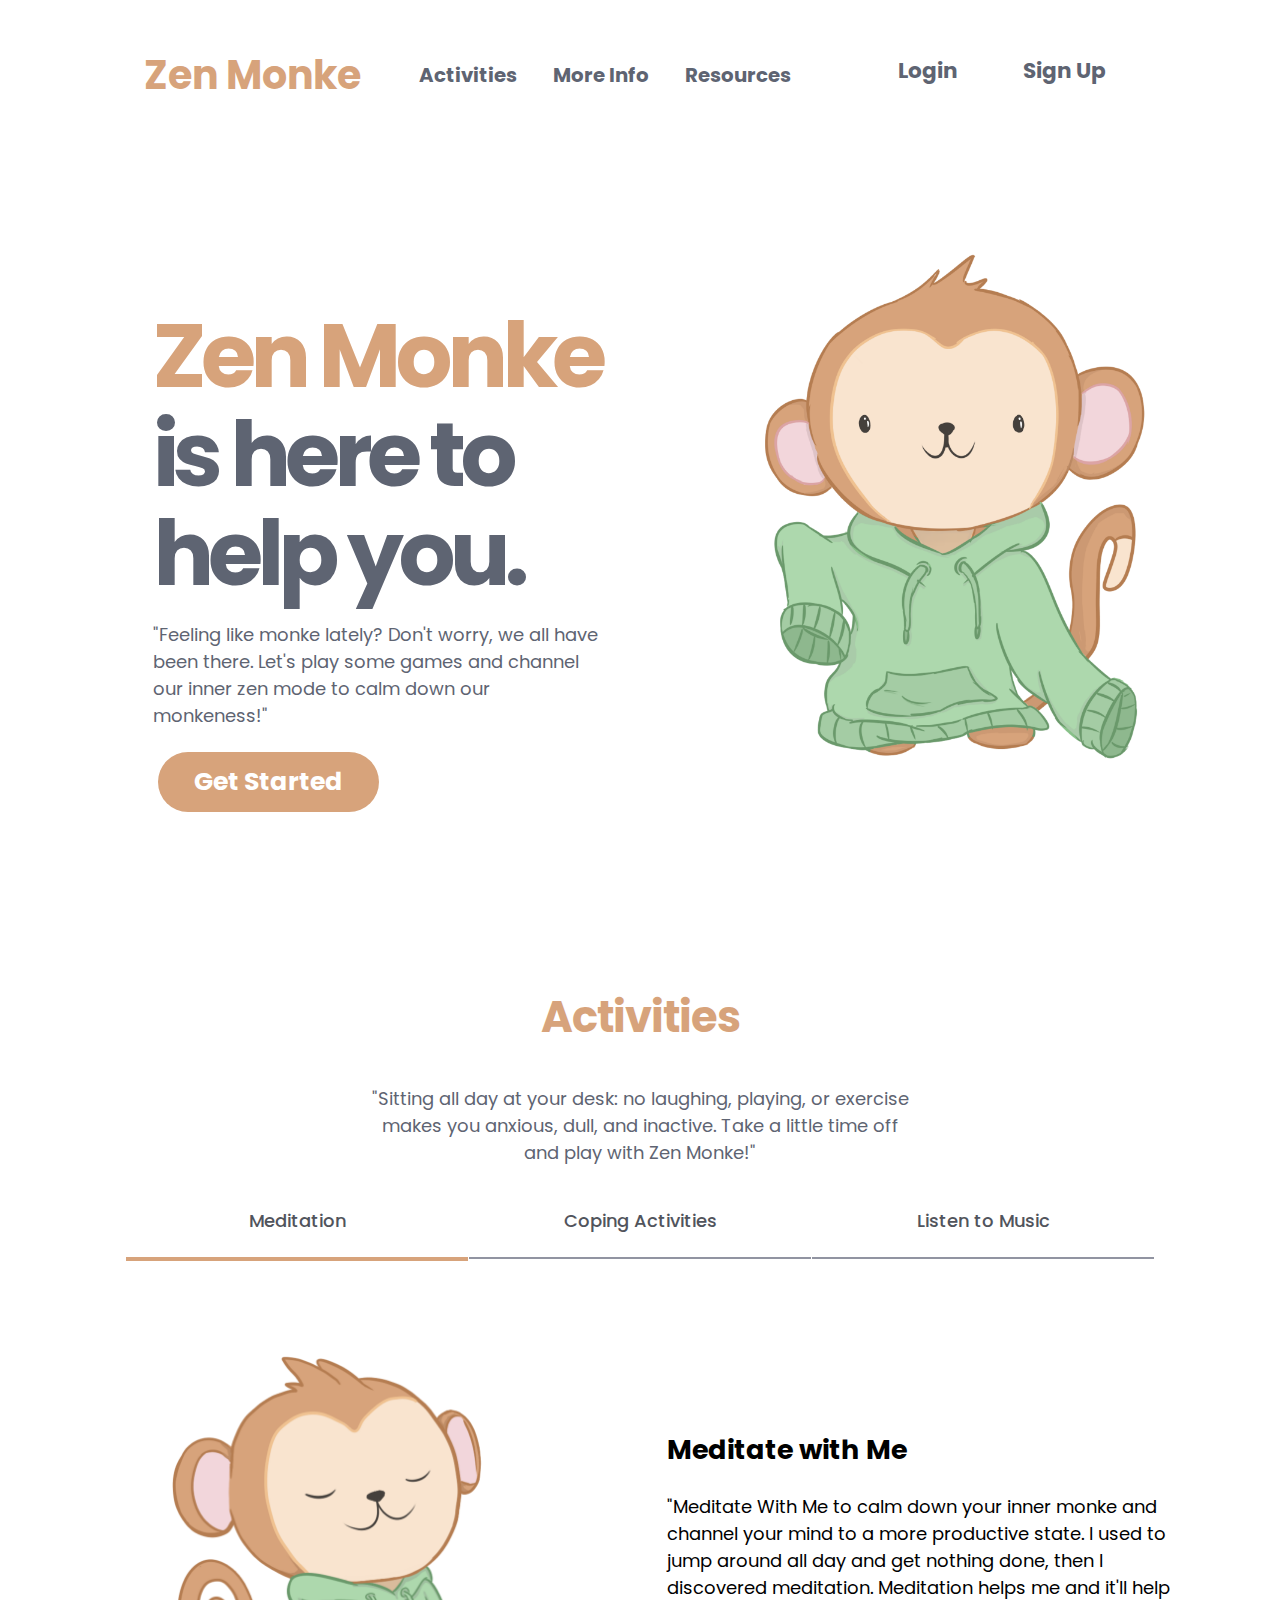
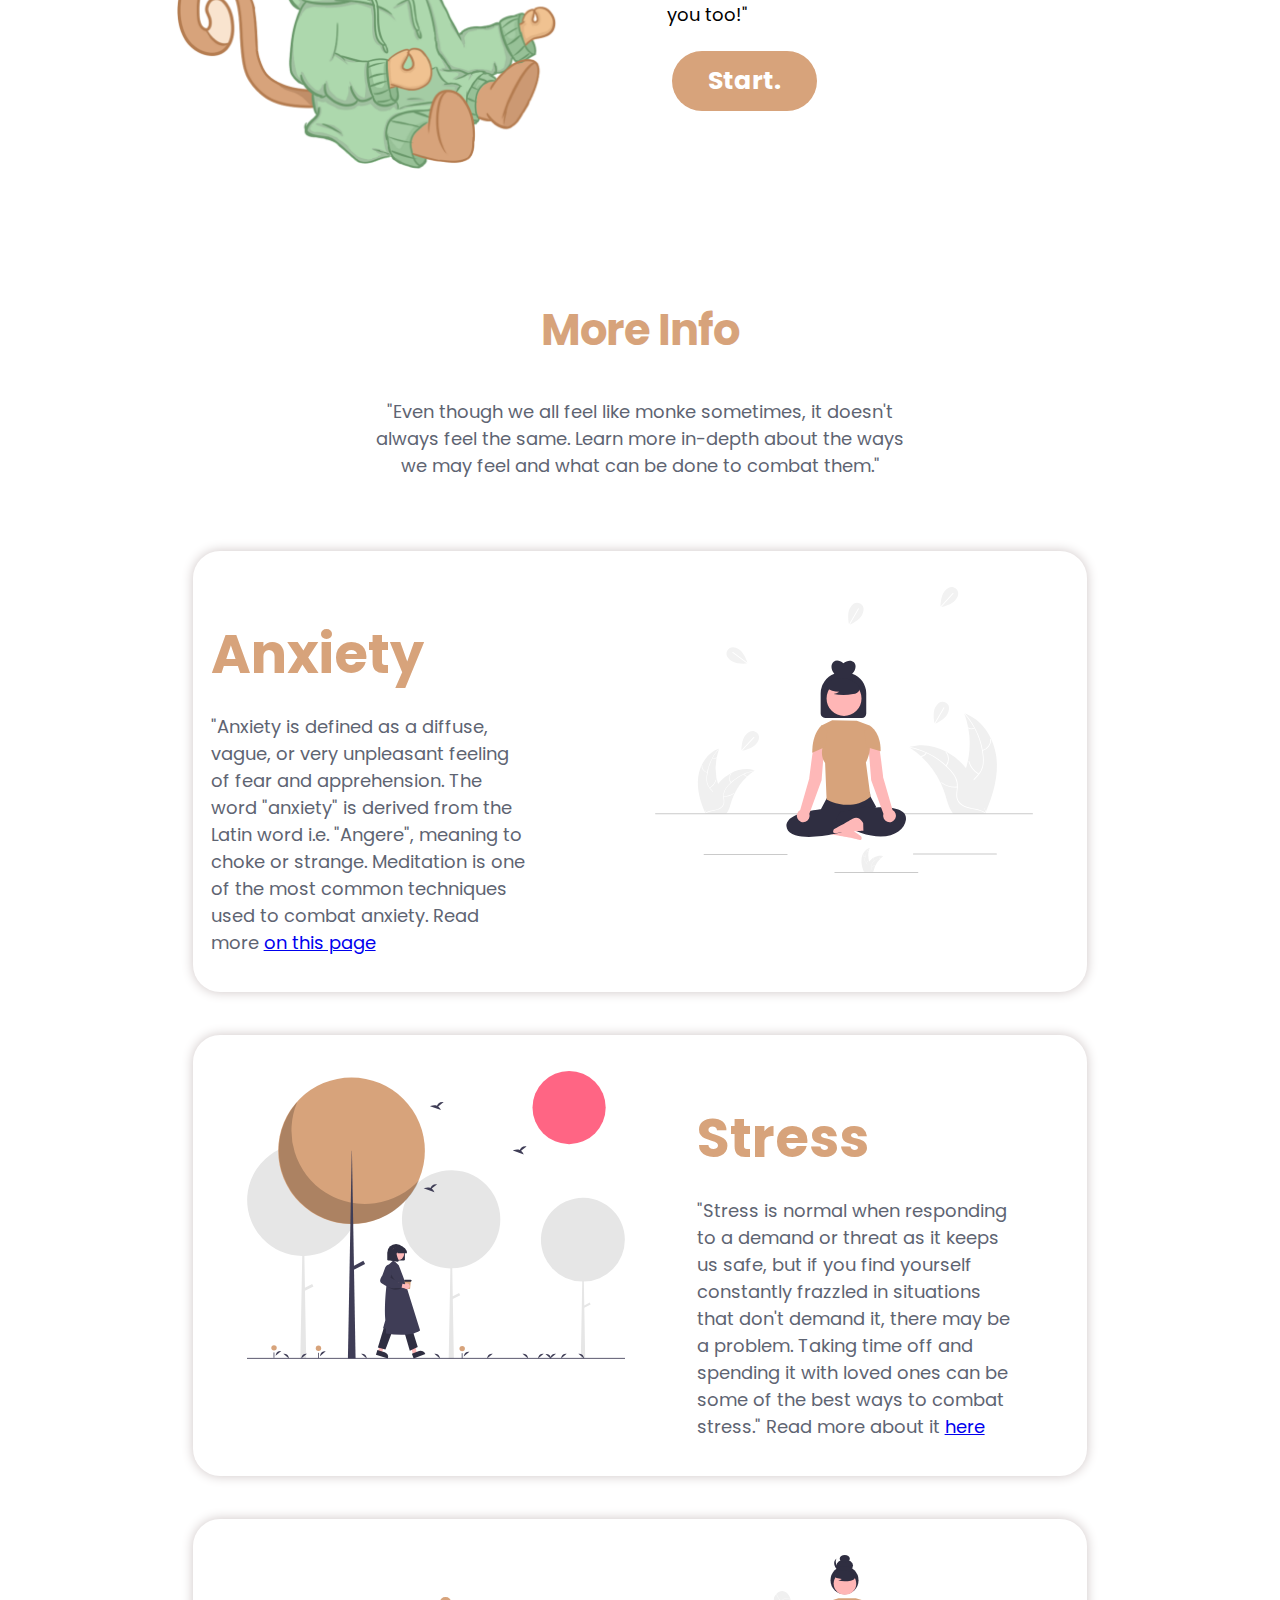
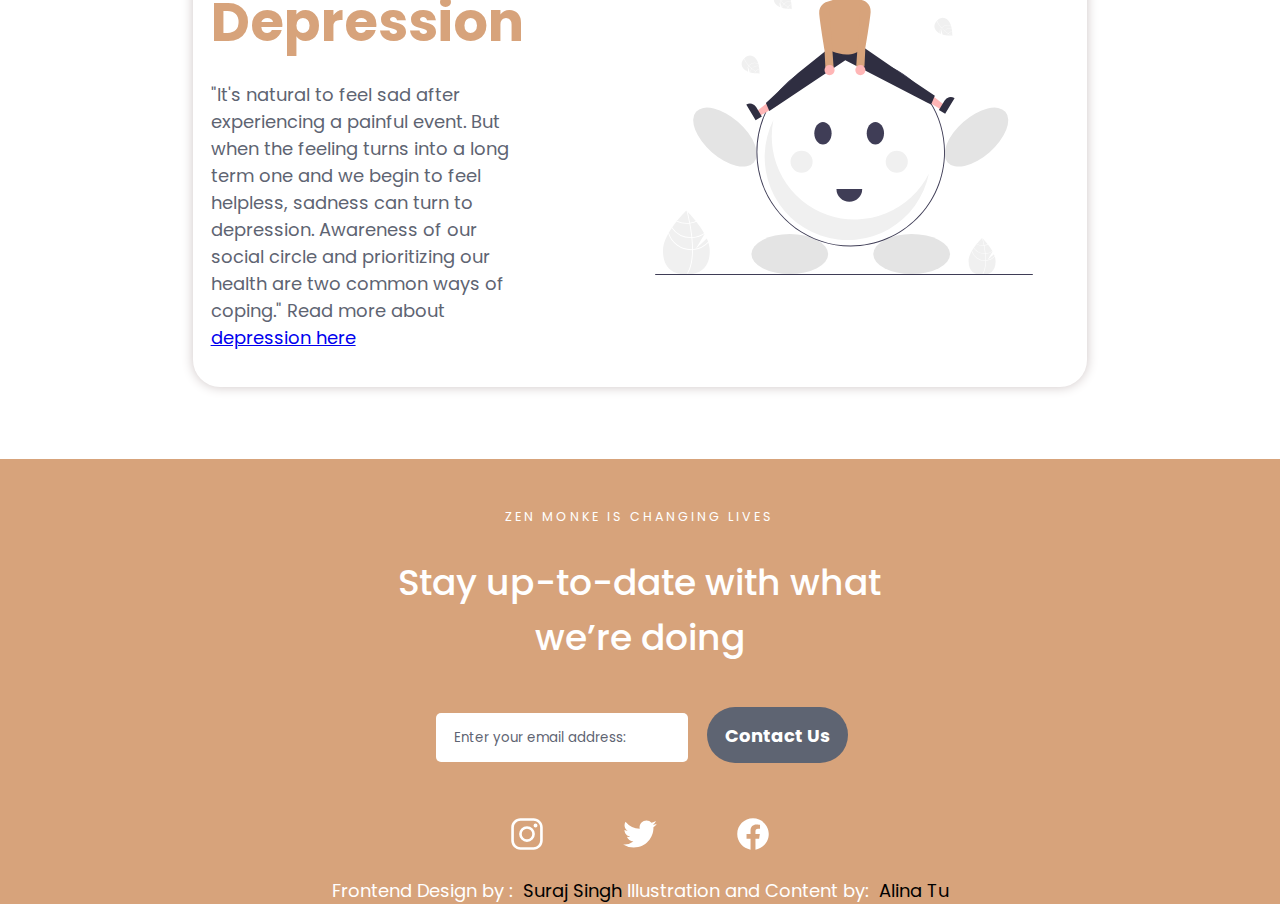
<file: index.html>
<!DOCTYPE html>
<html lang="en">

<head>
  <meta charset="UTF-8">
  <meta http-equiv="X-UA-Compatible" content="IE=edge">
  <meta name="viewport" content="width=device-width, initial-scale=1.0">
  <meta name="description" content="Feeling like monke lately? Don't worry, we all have been there. Let's play some games and channel our inner
    zen mode to calm down our monkeness!" />
  <title>Zen Monke | Feeling like monke lately? Don't worry, we all have been there.</title>
  <link rel="icon" type="image/png" sizes="32x32" href="/img/icon.png">

  <!-- Link the fonts -->
  <link rel="preconnect" href="https://fonts.googleapis.com">
  <link rel="preconnect" href="https://fonts.gstatic.com" crossorigin>
  <link
    href="https://fonts.googleapis.com/css2?family=Poppins:ital,wght@0,100;0,200;0,300;0,400;0,500;0,600;0,700;0,800;0,900;1,100;1,200;1,300;1,400;1,500;1,600;1,700;1,800;1,900&display=swap"
    rel="stylesheet">

  <!-- Link the CSS -->
  <link rel="stylesheet" href="/css/style.css">

</head>

<body>
  <nav class="navbar">
    <div class="logo">
      <h2>Zen Monke</h2>
    </div>
    <div class="hamburgerIcon" onclick="handler(this)">
      <p class="bar1"></p>
      <p class="bar2"></p>
      <p class="bar3"></p>
    </div>
    <ul class="navlist">
      <li class="listItem"><a href="#activitiesSection">Activities</a></li>
      <li class="listItem"><a href="#moreInfoSection">More Info</a></li>
      <li class="listItem"><a href="#contact">Resources</a></li>
    </ul>
    <div class="buttons">
      <button id="login" class="navbarButtons">Login</button>
      <button id="signUp" class="navbarButtons">Sign Up</button>
    </div>
  </nav>

  <header class="header">
    <article class="content">
      <h1><span class="colored">Zen Monke</span> is here to help you.</h1>
      <p>"Feeling like monke lately? Don't worry, we all have been there. Let's play some games and channel our inner
        zen mode to calm down our monkeness!"
      </p>
      <button class="getStarted">Get Started</button>
    </article>
    <div class="illustration">
      <img src="/img/mascot2.png" alt="Zen Monke Mascot">
    </div>
  </header>
  <main>
    <section class="sectionIntro" id="activitiesSection">
      <div class="sectionIntroContainer">
        <h2>Activities</h2>
        <p>"Sitting all day at your desk: no laughing, playing, or exercise makes you anxious, dull, and inactive. Take
          a little time off and play with Zen Monke!"
        </p>
      </div>
    </section>

    <div id="cards">
      <div class="toggleCards">
        <span class="cardsTag defaultSwitch" id="meditating" onclick="displayCards(this.id)">Meditation</span>
        <span class="cardsTag" id="playing" onclick="displayCards(this.id)">Coping Activities</span>
        <span class="cardsTag" id="music" onclick="displayCards(this.id)">Listen to Music</span>
      </div>
    </div>
    <section id="cardsContent">
      <div id="meditatingCard" class="card default">
        <div class="illustrationsTab">
          <img src="/img/mascotMeditate.png" alt="Zen Monke Meditating">
        </div>
        <div class="intro">
          <h2>Meditate with Me</h2>
          <p>"Meditate With Me to calm down your inner monke and channel your mind to a more
            productive state. I used to jump around all day and get nothing done, then I discovered meditation.
            Meditation helps me and it'll help you too!"
          </p>
          <div class="buttonsContainer">
            <button id="meditateWithMonke" class="getStarted"><a
                href="\activities\activity1\index.html">Start.</a></button>
          </div>
        </div>
      </div>
      <div id="playingCard" class="card">
        <div class="illustrationsTab">
          <img src="/img/mascotSleep.png" alt="Zen Monke Sleeping">
        </div>
        <div class="intro">
          <h2>Monke Sleeps a lot</h2>
          <p> I am a monke and I don't know about you but I am not an owl. So I eat a lot and sleep a lot.
            And that helps me cope with all the climbing and running all day long.
          </p>
          <div class="buttonsContainer">
            <button id="playWithMonke" class="getStarted"><a
                href="\activities\activity2\index.html">Perform.</a></button>
          </div>
        </div>
      </div>
      <div id="musicCard" class="card">
        <div class="illustrationsTab">
          <img src="/img/mascotMusic.png" alt="Zen Monke Enjoying Music">
        </div>
        <div class="intro">
          <h2>Listen to Music with me.</h2>
          <p>Music is good. And I also like to dance to good music, or maybe sometimes
            I like to just sit and listen to it while watching a bird on a tree, or thinking about
            banana trees.
          </p>
          <div class="buttonsContainer">
            <button id="musicWithMonke" class="getStarted"><a
                href="\activities\activity3\index.html">Listen.</a></button>
          </div>
        </div>
    </section>
    <section class="sectionIntro" id="moreInfoSection">
      <div class="sectionIntroContainer">
        <h2>More Info</h2>
        <p> "Even though we all feel like monke sometimes, it doesn't always feel the same. Learn more in-depth about
          the ways we may feel and what can be done to combat them."
        </p>
      </div>
    </section>
    <section class="content" id="middle">
      <div class="contentContainers">
        <div class="illustrations">
          <img src="img/meditation.svg" alt="A woman Meditating">
        </div>
        <div class="writing">
          <h2>Anxiety</h2>
          <p>
            "Anxiety is defined as a diffuse, vague, or very unpleasant feeling of fear and apprehension. The word
            "anxiety" is derived from the Latin word i.e. "Angere", meaning to choke or strange. Meditation is one of
            the most common techniques used to combat anxiety. Read more
            <a href="https://raahee.in/blog/anxiety-disorder-types-symptoms-and-treatment-ypjk7z" target="_blank">
              on this page</a>
          </p>
        </div>
      </div>
      <div class="contentContainers" id="rightAlign">
        <div class="illustrations">
          <img src="img/walkingOutside.svg" alt="A person walking in the park">
        </div>
        <div class="writing r">
          <h2>Stress</h2>
          <p>"Stress is normal when responding to a demand or threat as it keeps us safe, but if you find yourself
            constantly frazzled in situations that don't demand it, there may be a problem. Taking time off and spending
            it with loved ones can be some of the best ways to combat stress." Read more about it <a
              href="https://www.verywellmind.com/stress-and-health-3145086" target="_blank">here</a>
          </p>
        </div>
      </div>
      <div class="contentContainers">
        <div class="illustrations">
          <img src="img/joyRideLaughing.svg" alt=" A person Joyriding on a Toy">
        </div>
        <div class="writing">
          <h2>Depression</h2>
          <p>"It's natural to feel sad after experiencing a painful event. But when the feeling turns into a long term
            one and we begin to feel helpless, sadness can turn to depression. Awareness of our social circle and
            prioritizing our health are two common ways of coping." Read more about <a
              href="https://www.healthline.com/health/depression" target="_blank">depression here</a></p>
        </div>
      </div>
    </section>
    <section id="contact">
      <div class="contactContainer">
        <p>Zen Monke is changing lives
        <p>
        <h2>Stay up-to-date with what we’re doing</h2>
      </div>
      <div class="contactForm">
        <input type="email" name="email" id="emailId" placeholder="Enter your email address: ">
        <img src="/img/icon-error.svg" alt="Error!" id="errorImg">
        <button class="blackBtn" id="contactUs">Contact Us</button>
        <p id="errorMessage"><em>Whoops make sure its an email</em></p>
      </div>
    </section>
  </main>
  <footer>
    <div class="socialIcons">
      <svg xmlns='http://www.w3.org/2000/svg' class='ionicon' viewBox='0 0 512 512'>
        <title>Logo Instagram</title>
        <path
          d='M349.33 69.33a93.62 93.62 0 0193.34 93.34v186.66a93.62 93.62 0 01-93.34 93.34H162.67a93.62 93.62 0 01-93.34-93.34V162.67a93.62 93.62 0 0193.34-93.34h186.66m0-37.33H162.67C90.8 32 32 90.8 32 162.67v186.66C32 421.2 90.8 480 162.67 480h186.66C421.2 480 480 421.2 480 349.33V162.67C480 90.8 421.2 32 349.33 32z' />
        <path
          d='M377.33 162.67a28 28 0 1128-28 27.94 27.94 0 01-28 28zM256 181.33A74.67 74.67 0 11181.33 256 74.75 74.75 0 01256 181.33m0-37.33a112 112 0 10112 112 112 112 0 00-112-112z' />
      </svg>
      <svg xmlns='http://www.w3.org/2000/svg' class='ionicon' viewBox='0 0 512 512'>
        <title>Logo Twitter</title>
        <path
          d='M496 109.5a201.8 201.8 0 01-56.55 15.3 97.51 97.51 0 0043.33-53.6 197.74 197.74 0 01-62.56 23.5A99.14 99.14 0 00348.31 64c-54.42 0-98.46 43.4-98.46 96.9a93.21 93.21 0 002.54 22.1 280.7 280.7 0 01-203-101.3A95.69 95.69 0 0036 130.4c0 33.6 17.53 63.3 44 80.7A97.5 97.5 0 0135.22 199v1.2c0 47 34 86.1 79 95a100.76 100.76 0 01-25.94 3.4 94.38 94.38 0 01-18.51-1.8c12.51 38.5 48.92 66.5 92.05 67.3A199.59 199.59 0 0139.5 405.6a203 203 0 01-23.5-1.4A278.68 278.68 0 00166.74 448c181.36 0 280.44-147.7 280.44-275.8 0-4.2-.11-8.4-.31-12.5A198.48 198.48 0 00496 109.5z' />
      </svg>
      <svg xmlns='http://www.w3.org/2000/svg' class='ionicon' viewBox='0 0 512 512'>
        <title>Logo Facebook</title>
        <path
          d='M480 257.35c0-123.7-100.3-224-224-224s-224 100.3-224 224c0 111.8 81.9 204.47 189 221.29V322.12h-56.89v-64.77H221V208c0-56.13 33.45-87.16 84.61-87.16 24.51 0 50.15 4.38 50.15 4.38v55.13H327.5c-27.81 0-36.51 17.26-36.51 35v42h62.12l-9.92 64.77H291v156.54c107.1-16.81 189-109.48 189-221.31z'
          fill-rule='evenodd' />
      </svg>
      <div class="attributions">
        <span>Frontend Design by :&nbsp; <a href="https://github.com/suraj-singh127">Suraj Singh</a></span>
        <span>Illustration and Content by:&nbsp; <a href="https://github.com/ahleena">Alina Tu</a></span>
      </div>
    </div>
  </footer>
</body>
<script src="/js/app.js"></script>

</html>
</file>
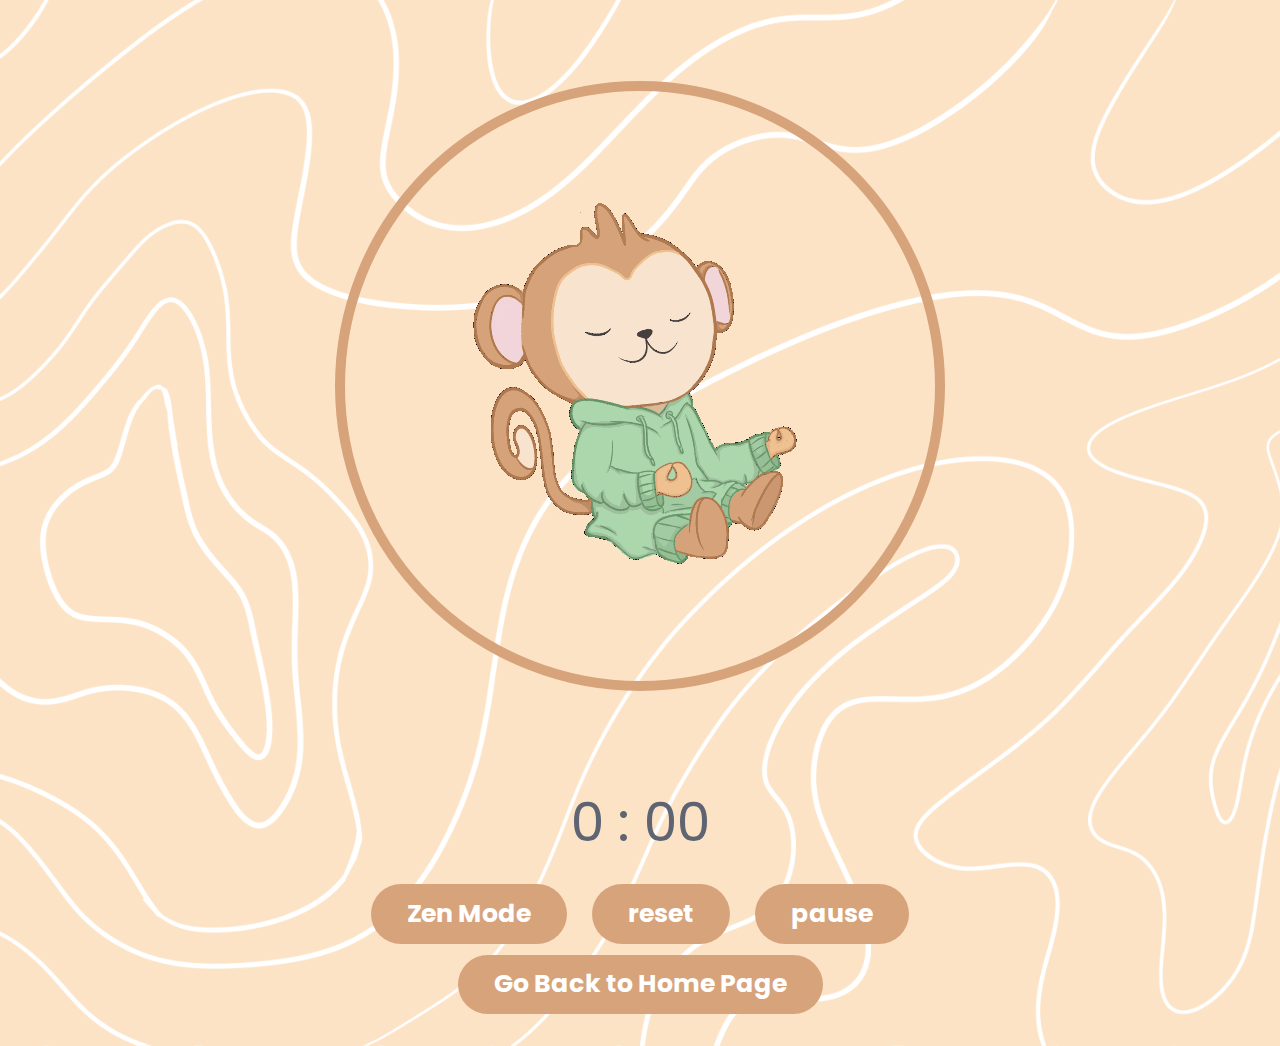
<file: activities/activity1/index.html>
<!DOCTYPE html>
<html lang="en">

<head>
  <meta charset="UTF-8">
  <meta http-equiv="X-UA-Compatible" content="IE=edge">
  <meta name="viewport" content="width=device-width, initial-scale=1.0">
  <title>Meditate with Me</title>
  <!-- Linking the CSS Files -->
  <link rel="stylesheet" href="style.css">

  <!-- Linking the fonts -->
  <link rel="preconnect" href="https://fonts.googleapis.com">
  <link rel="preconnect" href="https://fonts.gstatic.com" crossorigin>
  <link
    href="https://fonts.googleapis.com/css2?family=Poppins:ital,wght@0,100;0,200;0,300;0,400;0,500;0,600;0,700;0,800;0,900;1,100;1,200;1,300;1,400;1,500;1,600;1,700;1,800;1,900&display=swap"
    rel="stylesheet">

</head>

<body>
  <div class="wrapper">
    <figure class="clock">
      <audio src="http://soundbible.com/mp3/service-bell_daniel_simion.mp3"></audio>
      <img src="medidateAnimated.gif" alt="">
      <svg class="progress-ring" height="800" width="800">
        <circle class="progress-ring__circle" stroke-width="10" fill="transparent" r="300" cx="400" cy="400" />
      </svg>
    </figure>
    <div class="container">
      <div class="time">
        <span class="mins">0</span>
        <span>:</span>
        <span class="secs">00</span>
      </div>
      <div class="btn-group">
        <button class="start button">Zen Mode</button>
        <button class="reset button">reset</button>
        <button class="pause button">pause</button>
      </div>
      <button class="button" id="goBack">Go Back to Home Page</button>
    </div>
  </div>
</body>
<script>
  document.getElementById('goBack').addEventListener('click',()=>{
     window.history.back();
  })
</script>
<script src="setting.js"></script>
<script src="progress.js"></script>
<script src="timer.js"></script>

</html>
</file>
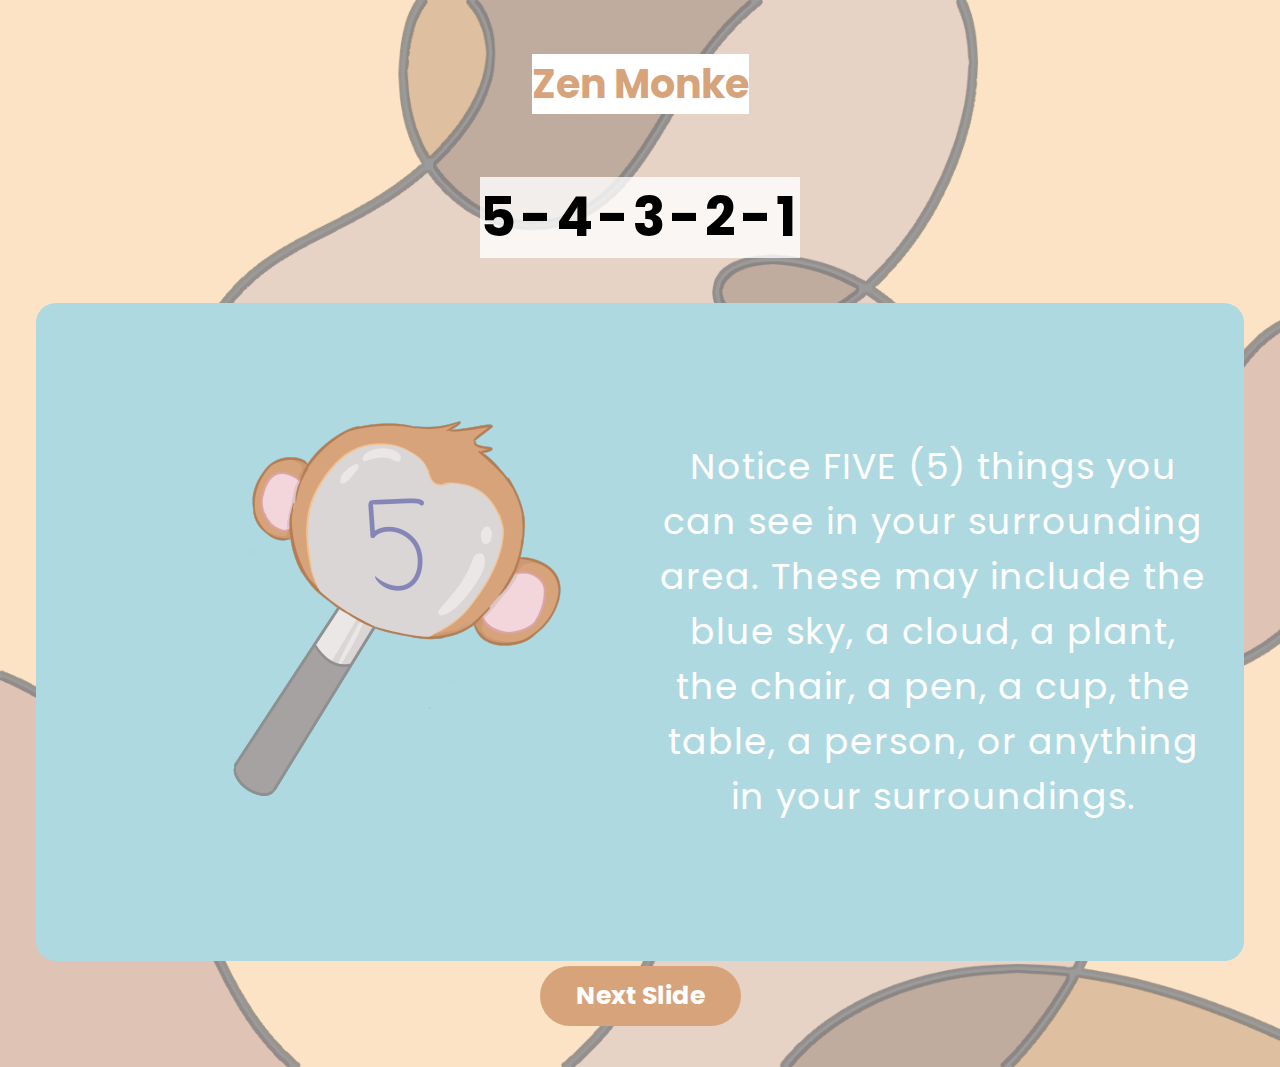
<file: activities/activity2/index.html>
<!DOCTYPE html>
<html lang="en">

<head>
    <meta charset="UTF-8">
    <meta http-equiv="X-UA-Compatible" content="IE=edge">
    <meta name="viewport" content="width=device-width, initial-scale=1.0">
    <title>5-4-3-2-1 Technique</title>
    <!-- StyleSheet -->
    <link rel="stylesheet" href="style.css">
    <!-- Favicon -->
    <link rel="icon" type="image/png" sizes="32x32" href="/img/icon.png">
    <!-- Link the fonts -->
    <link rel="preconnect" href="https://fonts.googleapis.com">
    <link rel="preconnect" href="https://fonts.gstatic.com" crossorigin>
    <link
        href="https://fonts.googleapis.com/css2?family=Poppins:ital,wght@0,100;0,200;0,300;0,400;0,500;0,600;0,700;0,800;0,900;1,100;1,200;1,300;1,400;1,500;1,600;1,700;1,800;1,900&display=swap"
        rel="stylesheet">
</head>

<body>
    <section class="slideContainer">
        <div class="logo">
            <h1>Zen Monke</h1>
          </div>
        <h2 class="sectionHeading">5-4-3-2-1</h2>
        <div class="information">

        </div>
        <button class="button" id="nextSlide">
            Next Slide
        </button>
        <button class="button" id="goBack">
           <a href="/index.html">Go Back to Home.</a>
        </button>
    </section>
</body>
<script src="app.js"></script>

</html>
</file>
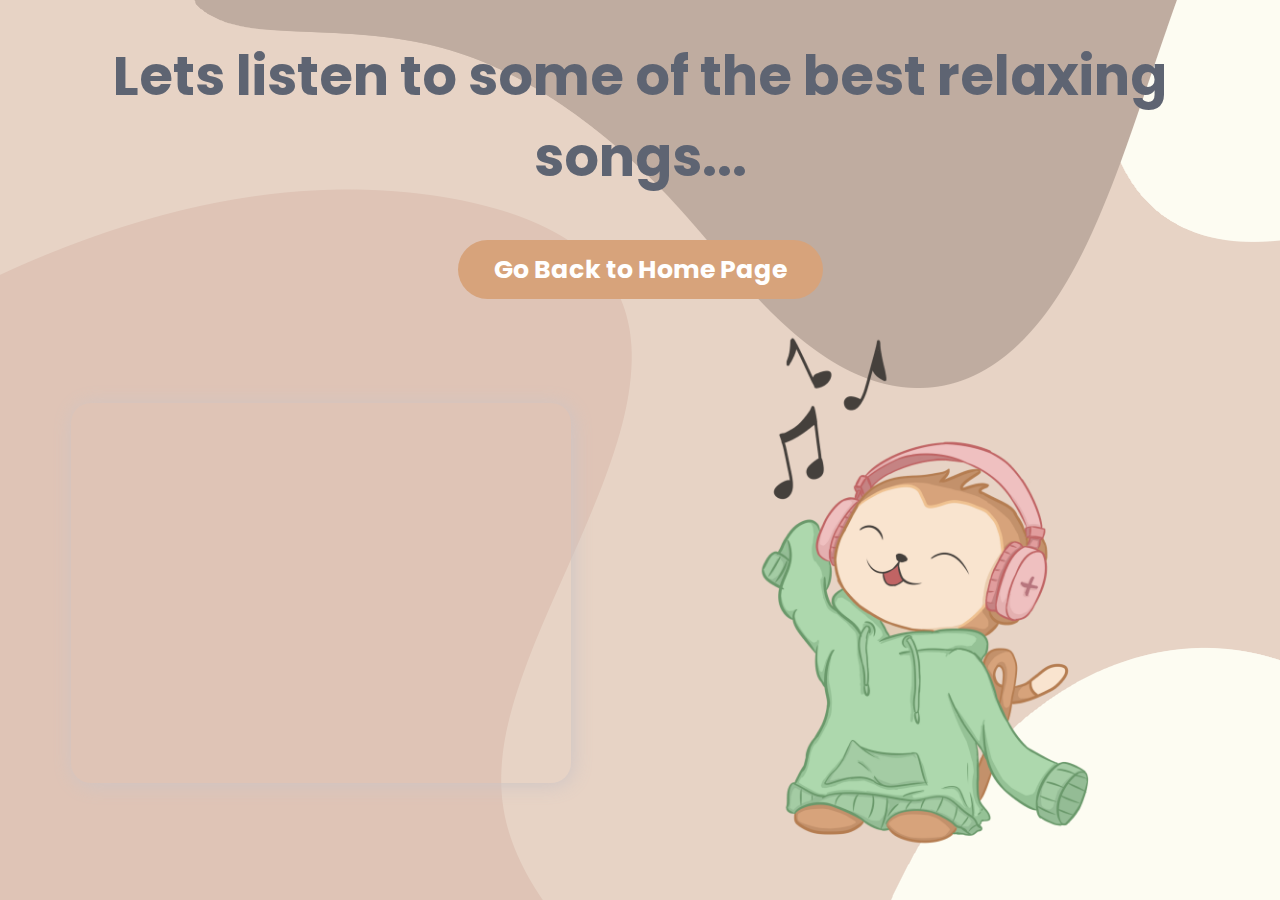
<file: activities/activity3/index.html>
<!DOCTYPE html>
<html lang="en">

<head>
    <meta charset="UTF-8">
    <meta http-equiv="X-UA-Compatible" content="IE=edge">
    <meta name="viewport" content="width=device-width, initial-scale=1.0">
    <title>Music with Monke</title>

    <link rel="icon" type="image/png" sizes="32x32" href="/img/icon.png">

  <!-- Link the fonts -->
  <link rel="preconnect" href="https://fonts.googleapis.com">
  <link rel="preconnect" href="https://fonts.gstatic.com" crossorigin>
  <link
    href="https://fonts.googleapis.com/css2?family=Poppins:ital,wght@0,100;0,200;0,300;0,400;0,500;0,600;0,700;0,800;0,900;1,100;1,200;1,300;1,400;1,500;1,600;1,700;1,800;1,900&display=swap"
    rel="stylesheet">

  <!-- Link the CSS -->
  <link rel="stylesheet" href="index.css">

</head>

<body>
    <header>
        <div class="logo">
            <h1>Lets listen to some of the best relaxing songs...</h1>
            <button class="button" id="goBack">Go Back to Home Page</button>
        </div>
    </header>
    <main>
        <div class="spotifyPlaylistContainer">
            <iframe src="https://open.spotify.com/embed/playlist/31lxxIDyC3qYrtH6TpGFwx?utm_source=generator"
                width="500" height="380" frameBorder="0" allowfullscreen=""
                allow="autoplay; clipboard-write; encrypted-media; fullscreen; picture-in-picture"></iframe>
        </div>
        <div class="illustration">
            <img src="mascotMusic.png" alt="">
        </div>
    </main>
</body>
<script>
     document.getElementById('goBack').addEventListener('click',()=>{
     window.history.back();
  })
</script>
</html>
</file>
<file: css/style.css>
:root{
    font-size: 18px;
    font-family: 'Poppins', sans-serif;

    /* Colors */
    --eggshell : #FAF3DD;
    --aeroBlue : #B8F2E6;
    --powderBlue: #AED9E0;
    --blackCoral: #5e6472; 
    --brown: #D7A37B;
}

html{
  scroll-behavior: smooth;
}

body{
    padding: 0rem;
    max-width: 1440px;
    margin: auto;
}

.navbar{
    display: flex;
    justify-content: space-between;
    margin: 2.5rem 8rem;
    flex-wrap: wrap;
  }
  
  .logo h2{
      font-size: 2.2rem;
      margin: 0;
      color: var(--brown);
      cursor: pointer;
      transition: 0.2s;
  }

  .logo h2:hover{
      transform: scale(1.1);
  }

  /*//////////////////// Hamburger Icon //////////////////////////////////////*/
  .hamburgerIcon{
    display: none;
  }
  
  .bar1,.bar2,.bar3{
    height: 4px;
    width: 1.5rem;
    background-color: black;
    margin: 5px 0px;
    transition: 0.2s;
  }
  
  .change .bar1 {
    -webkit-transform: rotate(-45deg) translate(-9px, 6px);
    transform: rotate(-45deg) translate(-5px, 6px);
  }
  
  .change .bar2 {opacity: 0;}
  
  .change .bar3 {
    -webkit-transform: rotate(45deg) translate(-8px, -8px);
    transform: rotate(45deg) translate(-7px, -8px);
  }
  
  
  /* /////////////////////////////////////////// Navlist //////////////////////////////////////////////*/
  
  .navlist{
    margin: 0 auto 0 0; 
    display: flex;
    margin-top: 0;
  }
  
  .listItem{
    list-style: none;
    padding: 0 1rem;
    font-size: 1.1rem;
    font-weight: 700;
    color: var(--blackCoral);
    transition: 0.2s;
    display: flex;
    align-items: center;
  }
  
  .listItem a{
    text-decoration: none;
    color: var(--blackCoral);
  }

  .listItem a:hover{
    color: black;
    cursor: pointer;
  }
  
  /* /////////////////////////////////////////// Navlist Buttons //////////////////////////////////////////////*/
  
  .navbarButtons{
     border: none;
     background-color: transparent;
     color: var(--blackCoral);
     font-family: inherit;
     font-size: 1.2rem;
     font-weight: 700;
     padding: 0.2rem 1.4rem;
     margin: 0.3rem;
     transition: 0.2s;
     border-radius: 30px;
  }
  
  .navbarButtons:hover{
     cursor: pointer;
     background-color: var(--brown);
     color: white;
     transform: scale(1.05);
  }
  
  /* Media Query for handling hamburger icon and navlist */
  @media only screen and (max-width:1045px){
    .navbar{
      justify-content: space-between;
      margin: 2rem;
    }
  
    .navlist{
      display: none;
    }
  
    .buttons{
      display: none;
    }
  
    .hamburgerIcon{
      display: block;
      cursor: pointer;
    }
  
    .show .buttons{
      display: flex;
      flex-direction: column;
      justify-content: center;
      width: 100%;
      border-top: 1px solid var(--eggshell);
      background-color: var(--blackCoral);
      border-bottom-right-radius: 10px;
      border-bottom-left-radius: 10px;
    }
    
    .show .buttons a {
      color: white;
    }
  
    .show .buttons .navbarButtons{
      font-size: 1.2rem;
      margin: 1rem 4rem;
      color: white;
    }
  
    .show .navlist{
      display: block;
      position: relative;
      background-color:var(--blackCoral);
      text-align: center;
      width: 100%;
      border-top-left-radius: 10px;
      border-top-right-radius: 10px;
      z-index: 1;
      padding-left: 0;
    }
  
    .show .navlist .listItem{
      font-size: 1.2rem;
      margin: 2rem;
      justify-content: center;
    }

    .show .navlist .listItem a{
      color: white;
    }

    .show .navlist .listItem a:hover{
      color: var(--brown);
    }
  
  }

  /* /////////////////////////////////////////// Banner //////////////////////////////////////////////////////*/
  
  .header{
    display: flex;
    margin: 2rem 4rem;
    padding: 1rem 0rem;
    align-items: center;
  }
  
  .colored{
      color: var(--brown);
}

  .content h1{
    font-size: 5rem;
    line-height: 99px;
    margin-bottom: 0px;
    font-weight: 700;
    color: var(--blackCoral);
    letter-spacing: -6px;
  }
  
  .content {
    padding: 0rem 4.5rem;
  }
  
  .content p{
    color: var(--blackCoral);
    padding: 0rem 3rem 0rem 0rem;
    font-size: 1rem;
  }
  
  .illustration img{
    width: 40rem;
    margin-left: -9rem;
    margin-right: -92px;
  }
  
  .getStarted{
     cursor: pointer;  
     margin: 0.3rem;
     background-color: var(--brown);
     border-radius: 30px;
     font-size: 1.4rem;
     font-weight: 700;
     padding: 0.6rem 2rem;
     font-family: inherit;
     border: none;
     color: white;
     transition:0.2s;
  }
  .getStarted a{
    text-decoration: none;
    color: white;
  }
  .getStarted:hover{
    background-color:var(--powderBlue);
    transform: scale(1.05);
  }
  
  /* Media Query for handling header illustration and content */
  
  @media only screen and (max-width:1250px){
     .header{
       flex-wrap: wrap-reverse;
       justify-content: center;
       margin: 2rem 2rem;
     }
     .illustration{
       margin-right: 0;
     }
     .content{
       text-align: center;
     }
  }
  
  @media only screen and (max-width:875px){
    .illustration img{
      width: 20rem;
    }
    .content{
      padding: 0rem;
    }
    .content h2{
      font-size: 2.7rem;
      line-height: 60px;
    }
    .content p{
      padding: 0;
    }
  }

/*/////////////////////////////////////////////////////////////////////////////////////////////////////////////
////////////////////////////////////////// Feautures Section //////////////////////////////////////////////////
//////////////////////////////////////////////////////////////////////////////////////////////////////////////*/
.sectionIntro{
    display: flex;
    justify-content: center;
  }
  
  .sectionIntroContainer{
      width: 30rem;
  }
  
  .sectionIntroContainer h2{
      text-align: center;
      letter-spacing: 1px;
      font-size: 2.4rem;
      font-weight: 700;
      color: var(--brown);
      letter-spacing: -1px;
  }
  
  .sectionIntroContainer p{
       text-align: center;
       color: var(--blackCoral);
  }
  
  #cards{
      display: flex;
      justify-content: center;
      margin: 0;
  }
  
  .cardsTag{
      margin: 0px -2px;
      border-bottom: 2px solid hsl(229, 8%, 60%);
      color: hsl(228, 6%, 34%);
      padding: 1.3rem 3.5rem;
      cursor: pointer;
      font-weight: 420;
      display: inline-block;
      width: 12rem;
      text-align: center;
  }
  
  .cardsTag:hover{
     color: var(--primarySoftRed);
  }
  
  .redBorder{
      border-bottom: 4px solid var(--brown);
  }
  
  #cardsContent{
      display: flex;
      justify-content: center;
  }
  
  .illustrationsTab img{
      width: 33rem;
  }
  .intro{
      width: 30rem;
  }
  .card{
      display: none;  
      align-items: center;
  }
  
  .default{
    display: flex;
  }
  
  .defaultSwitch{
      border-bottom: 4px solid var(--brown);
  } 

  /* Media Queries for Activities Section */
  @media only screen and (max-width:1056px){
    .card{
        flex-wrap: wrap;
        align-items: center;
        justify-content: center;
        text-align: center;
    }
    #cards{
      text-align: center;
    }
    .intro{
      width: auto;
      margin: 2rem;
    }
}
  
@media  only screen and (max-width:880px){
  .sectionIntroContainer{
      width: 18rem;
  }
  .sectionIntroContainer p{
      margin: 1rem;
  }
}

/* From Tablets and Kindles */

@media only screen and (max-width:863px){
  .illustration img{
      width: 30rem;
      margin: 0;
  }
}

/* For Large Screen Mobile Devices */

@media only screen and (max-width:663px){
  .illustration img{
      width: 22rem;
  }
  .illustrationsTab img{
      width: 22rem;
  }
  .illustrationsTab{
      width: 23rem;
  }
}

/* For small screen mobile Devices */

@media only screen and (max-width:508px){
  .illustration{
      width: 25rem;
      background-position-y: 0rem;
      background-position-x: 0rem;
  }
  .illustration img{
      width: 20rem;
      margin: 0rem 0rem 0rem 0rem;
  }
  .illustrationsTab img{
      width: 20rem;
      margin-left: 3rem;
  }
  .illustrationsTab{
      width: 23rem;
  }
}

/* For Mobile Devices */

@media only screen and (max-width:434px){
  .illustration{
      width: 20rem;
      background-position-y:3rem;
      background-position-x: 1rem;
  }
  .illustrationsTab img{
      width: 16rem;
  }
  .illustrationsTab{
      width: 18rem;
      background-position-y: 1rem;
  }
}

/* ///////////////////////////////////// More Info Section ////////////////////////////////////////////////*/

#middle{
  margin-top: 3rem;
  margin-bottom: 3rem;
}

.contentContainers{
   display: grid;
   grid-template-areas: 
   'writing writing image';
   margin: 2.4rem 6.2rem;
   border-radius: 1.5rem;
   box-shadow:0 0 12px rgb(206, 197, 197);
}

.contentContainers h2{
   font-family: 'Poppins', sans-serif;
   margin-bottom: 0;
   color: var(--brown);
   font-size: 3rem;
}

.contentContainers p{
   color: var(--blackCoral);
}

#rightAlign{
   grid-template-areas: 
   'image writing writing';
}

.illustrations{
   grid-area: image;
   padding: 2rem 3rem;
   margin: 0 0 0 0;
}

.illustrations img{
   width: 21rem;
}

.writing{
   grid-area: writing;
   box-sizing: border-box;
   margin: 1rem;
}


/*////////////////////////////////////////////////////////////////////////////////////////////
///////////////////////////////////////For Tablet Screens ////////////////////////////////////
/////////////////////////////////////////////////////////////////////////////////////////////*/
  
@media only screen and (max-width:1275px){
  .contentContainers,#rightAlign{
      grid-template-areas:
      'image image image'
      'writing writing writing';
      text-align: center;
  }
  .contentContainers p{
    margin: 1rem;
  }
}
/*////////////////////////////////////////////////////////////////////////////////////////////
  ///////////////////////////////////////For midrange Screens ////////////////////////////////////
  /////////////////////////////////////////////////////////////////////////////////////////////*/

  @media only screen and (max-width:900px){
  .introContainer img{
      padding: 0;
      width: 19rem;
  }
  .contentContainers{
      margin-right:  1rem;
      margin-left: 1rem;
  }
}


  /*////////////////////////////////////////////////////////////////////////////////////////////
  ///////////////////////////////////////For small Screens ////////////////////////////////////
  /////////////////////////////////////////////////////////////////////////////////////////////*/

  @media only screen and (max-width:600px) {
      .introContent{
          padding: 3rem 0.6rem;
      }
      .introContainer{
          display: flex;
          align-items: center;
          justify-content: center;
          flex-direction: column;
      }
  
      .contentContainers{
          margin-right:  1rem;
          margin-left: 1rem;
      }
      .writing{
          padding: -0.2px;
          margin: 0;
      }
      .illustrations img{
          width: 12rem;
      }
  }

  /* ////////////////////////////////////////////////////////////////////////////////////
////////////////////////////////// Contact Section ///////////////////////////////////
/////////////////////////////////////////////////////////////////////////////////////*/

#contact{
  display: flex;
  flex-direction: column;
  justify-content: center;
  align-items: center;
  position: relative;
  color: white;
  padding: 3rem 0 1rem;
}

#contact::before{
  content: "";
  background-color: var(--brown);
  width: 100%;
  height: 100%;
  position: absolute;
  z-index: -1;
}

.contactContainer{
  width: 38%;
}

.contactContainer p{
  text-transform: uppercase;
  color: white;
  letter-spacing: 3px;
  font-size: 0.7rem;
  text-align: center;
}

.contactContainer h2{
  text-align: center;
  font-size: 2rem;
  font-weight: 500;
}

#emailId{
  padding: 0.8rem 1rem;
  width: 12rem;
  border: none;
  font-family: inherit;
  border-radius: 5px;
  margin: 1rem 0.5rem;
}

#emailId::placeholder{
  color: var(--blackCoral)
}

.contactForm img{
  position: relative;
  margin: 0px 20px -4px -42px;
  display: none;
}

#contactUs{
  padding: 0.8rem 1rem;
}

.contactForm p{
  font-size: 0.7rem;
  margin: -13px 0px 0px 20px;
  display: none;
  position: relative;
  z-index: 1;
}

.blackBtn{
     cursor: pointer;  
     margin: 0.3rem;
     background-color: var(--blackCoral);
     border-radius: 30px;
     font-size: 1rem;
     font-weight: 700;
     padding: 0.6rem 2rem;
     font-family: inherit;
     border: none;
     color: white;
     transition:0.2s;
}

.blackBtn:hover{
   background-color: var(--powderBlue);
}

footer{
  display: flex;
  align-items: center;
  justify-content: center;
  background-color: var(--brown);
}

.attributions span{
  margin: 1rem 0;
  color: white;
}

.attributions span a{
  text-decoration: none;
  color: black;
  cursor: pointer;
}

.socialIcons{
  text-align: center;
}

.socialIcons svg{
  width: 2rem;
  margin: 1rem 2rem;
  fill: white;
  cursor: pointer;
}

.socialIcons svg:hover{
  fill: var(--blackCoral);
}
</file>
<file: activities/activity1/style.css>
:root{
    font-size: 18px;
    font-family: 'Poppins', sans-serif;

    /* Colors */
    --eggshell : #FAF3DD;
    --aeroBlue : #B8F2E6;
    --powderBlue: #AED9E0;
    --blackCoral: #5e6472; 
    --brown: #D7A37B;
}

body{
  padding: 0;
  box-sizing: border-box;
  overflow-x: hidden;
  background-image: url(/img/bg-faded.png);
  background-position: center;
  background-size: cover;
}

.clock {
    padding:6rem 0;
    display: flex;
    position: relative;
    flex-direction: column;
    justify-content: center;
    align-items: center;
    font-weight: bold;
    height: 60vh;
    font-size: 4rem;
    color: var(--brown);
    margin: 0;
  }
  
  .clock img{
    border-radius: 50%;
  }

  .progress-ring {
    position: absolute;
    top: 50%;
    left: 50%;
    transform: translate(-50%, -50%);
  }
  
  .progress-ring__circle {
    transition: 0.5s;
    transform: rotate(-90deg);
    transform-origin: 50% 50%;
    stroke: var(--brown);
  }

  .container{
      display: flex;
      align-items: center;
      justify-content: center;
      flex-direction: column;
      font-size: 3rem;
      color: var(--blackCoral);
      padding: 1rem;
  }
  
  .button{
    cursor: pointer;  
    margin: 0.3rem;
     background-color: var(--brown);
     border-radius: 30px;
     font-size: 1.4rem;
     font-weight: 700;
     padding: 0.6rem 2rem;
     font-family: inherit;
     border: none;
     color: white;
     transition:0.2s;
  }
  .button:hover{
    transform: scale(1.1);
  }
  @keyframes pulse {
    0%,
    100% {
      transform: rotate(-90deg) scale(1.1);
    }
    50% {
      transform: rotate(-90deg) scale(1.05);
    }
    75% {
      transform: rotate(-90deg) scale(0.8);
    }
  }
</file>
<file: activities/activity2/style.css>
:root{
    font-size: 18px;
    font-family: 'Poppins', sans-serif;

    /* Colors */
    --eggshell : #FAF3DD;
    --aeroBlue : #B8F2E6;
    --powderBlue: #AED9E0;
    --blackCoral: #5e6472; 
    --brown: #D7A37B;
}

body{
    margin: 0;
    padding: 0;
    display: flex;
    align-items: center;
    justify-content: center;
    position: relative;
    background-image: url(bgFinal.png);
    background-size: cover;
    background-repeat: no-repeat;
    flex-direction: column;
}

.logo h1{
    font-size: 2.2rem;
    margin: 0;
    color: var(--brown);
    cursor: pointer;
    transition: 0.2s;
    margin: 1rem;
    background-color: white;
}

.slideContainer{
    display: flex;
    justify-content: center;
    align-items: center;
    text-align: center;
    margin: 2rem;
    flex-direction: column;
}

.sectionHeading{
    font-size: 3rem;
    background-color: rgba(255, 255, 255, 0.795);
    letter-spacing: 4px;
}

.information{
    font-size: 2rem;
    letter-spacing: 1px;
    color: white;
    background-color: var(--powderBlue);
    border-radius: 20px;
    padding: 2rem;
    max-height: 60%;
    display: flex;
    align-items: center;
}

.button{
    cursor: pointer;  
     margin: 0.3rem;
     background-color: var(--brown);
     border-radius: 30px;
     font-size: 1.4rem;
     font-weight: 700;
     padding: 0.6rem 2rem;
     font-family: inherit;
     border: none;
     color: white;
     transition:0.2s;
}

.button:hover{
    background-color:var(--powderBlue);
    transform: scale(1.05);
  }

.button:hover{
    transform: scale(1.1);
}

.button a {
    text-decoration: none;
    color: white;
}

#goBack{
    display: none;
}
</file>
<file: activities/activity3/index.css>
:root{
    font-size: 18px;
    font-family: 'Poppins', sans-serif;

    /* Colors */
    --eggshell : #FAF3DD;
    --aeroBlue : #B8F2E6;
    --powderBlue: #AED9E0;
    --blackCoral: #5e6472; 
    --brown: #D7A37B;
}

body{
    background-image: url(bg-faded-music.png);
}

.logo{
    text-align: center;
}

.logo h1{
    color: var(--blackCoral);
    font-size: 3rem;
}

main{
    display: flex;
    justify-content: space-evenly;
    align-items: center;
    flex-wrap: wrap;
}

iframe{
    border-radius: 20px;
    box-shadow:2px 2px 20px rgb(206, 197, 197);
}

.illustration img{
    width: 32rem;
}

.button{
    cursor: pointer;  
    margin: 0.3rem;
     background-color: var(--brown);
     border-radius: 30px;
     font-size: 1.4rem;
     font-weight: 700;
     padding: 0.6rem 2rem;
     font-family: inherit;
     border: none;
     color: white;
     transition:0.2s;
  }
  .button:hover{
    transform: scale(1.1);
  }
</file>
